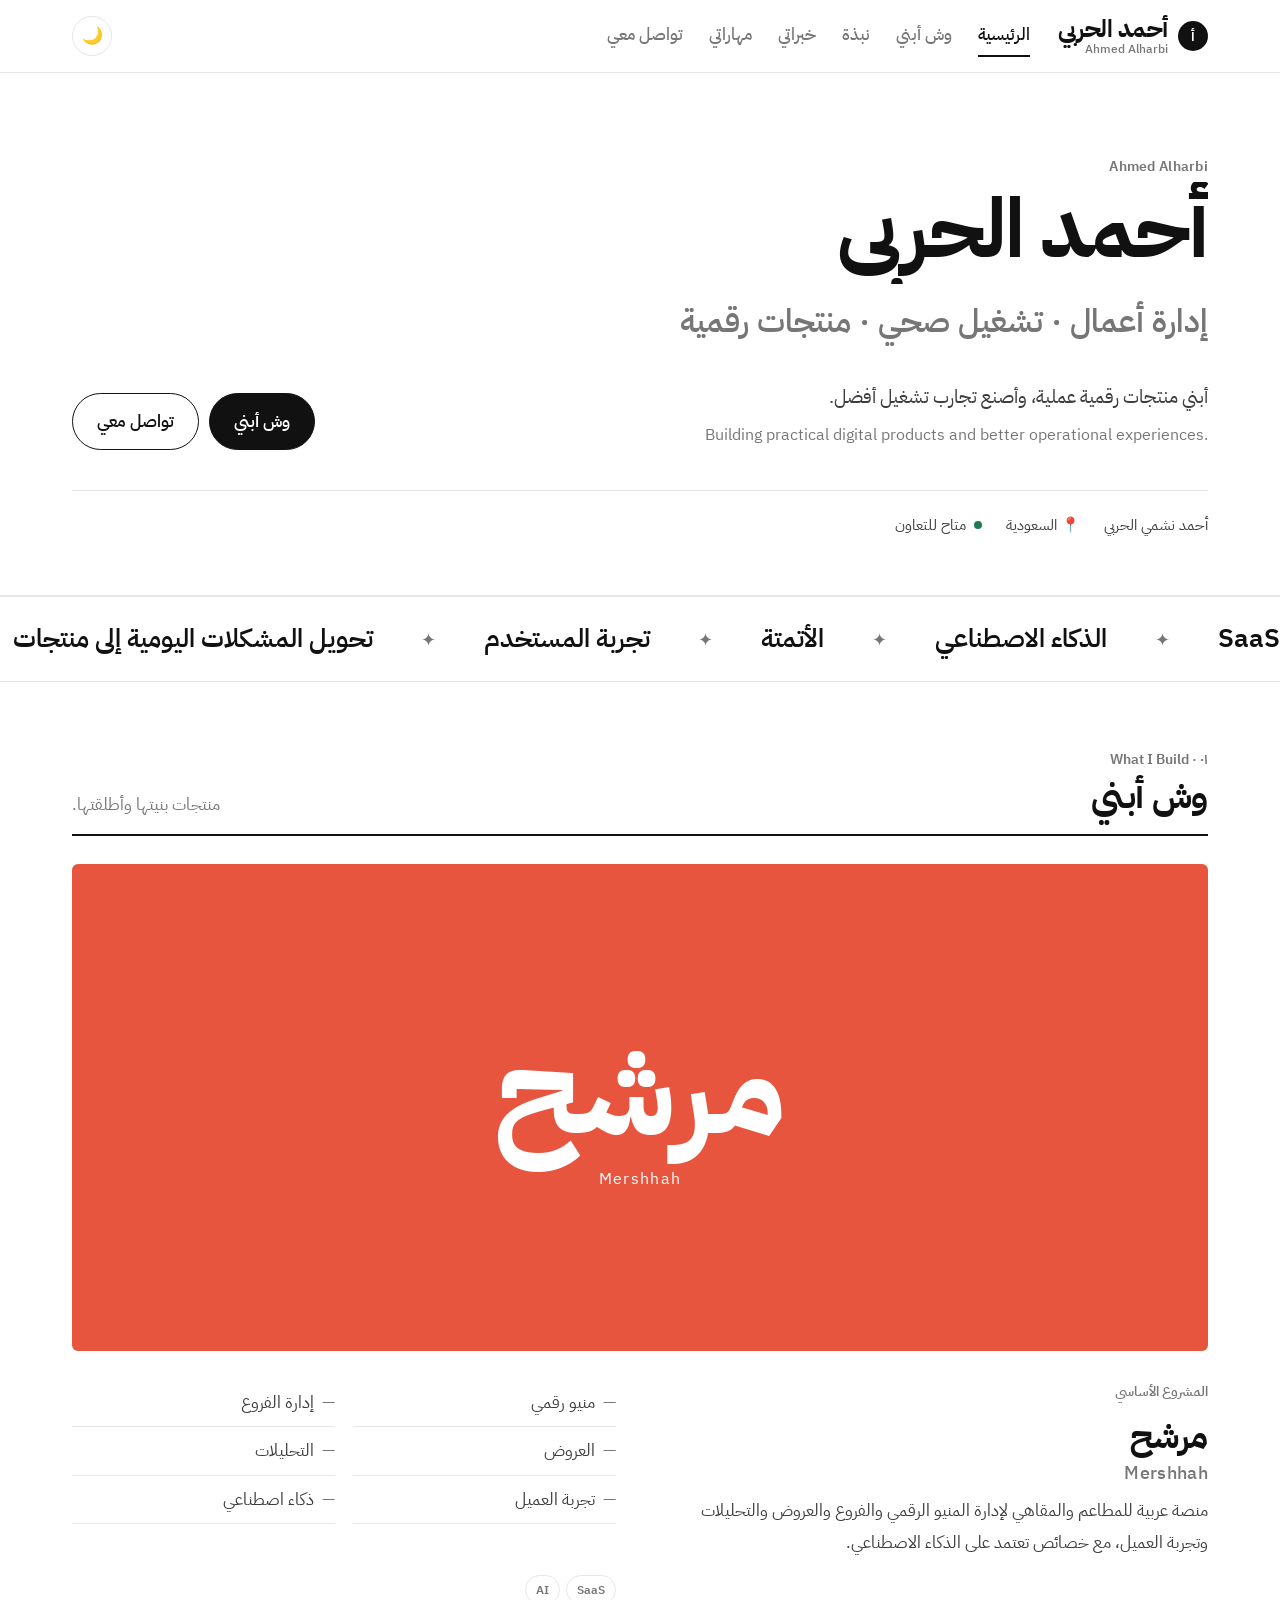
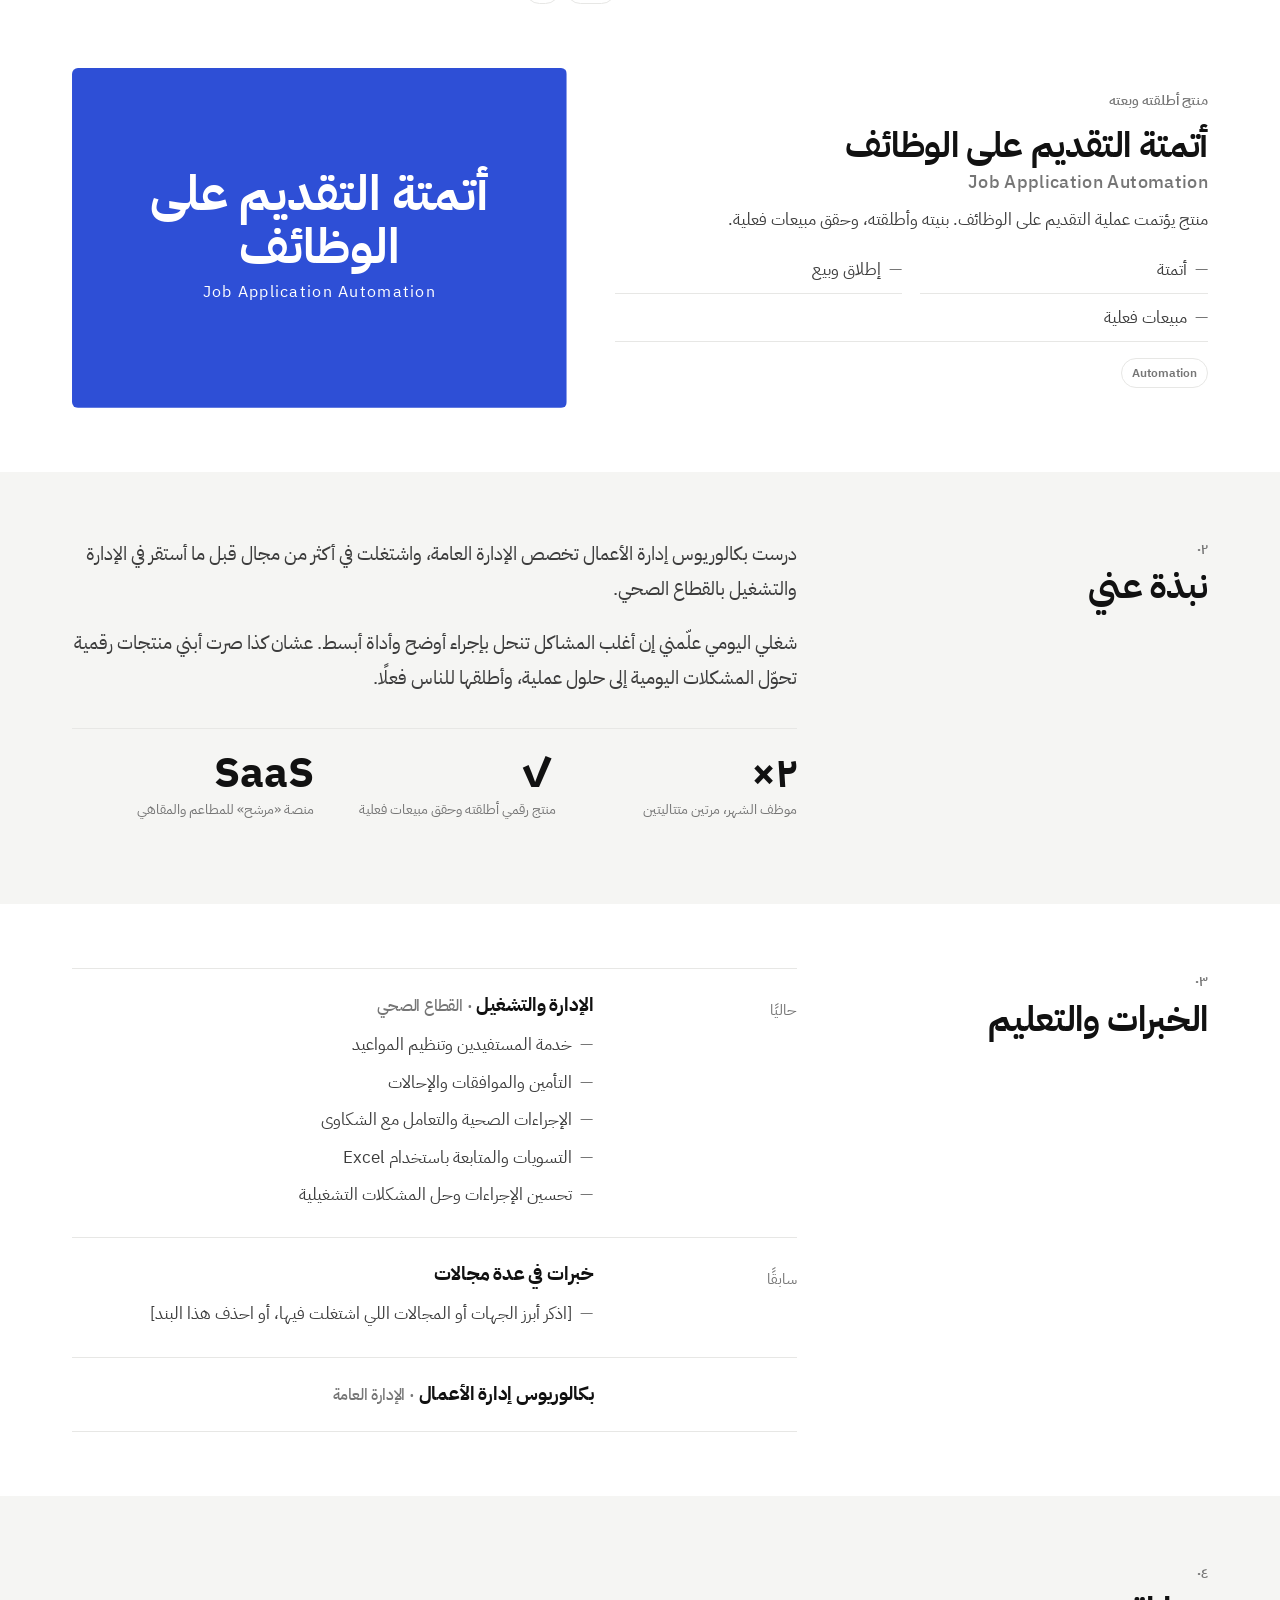
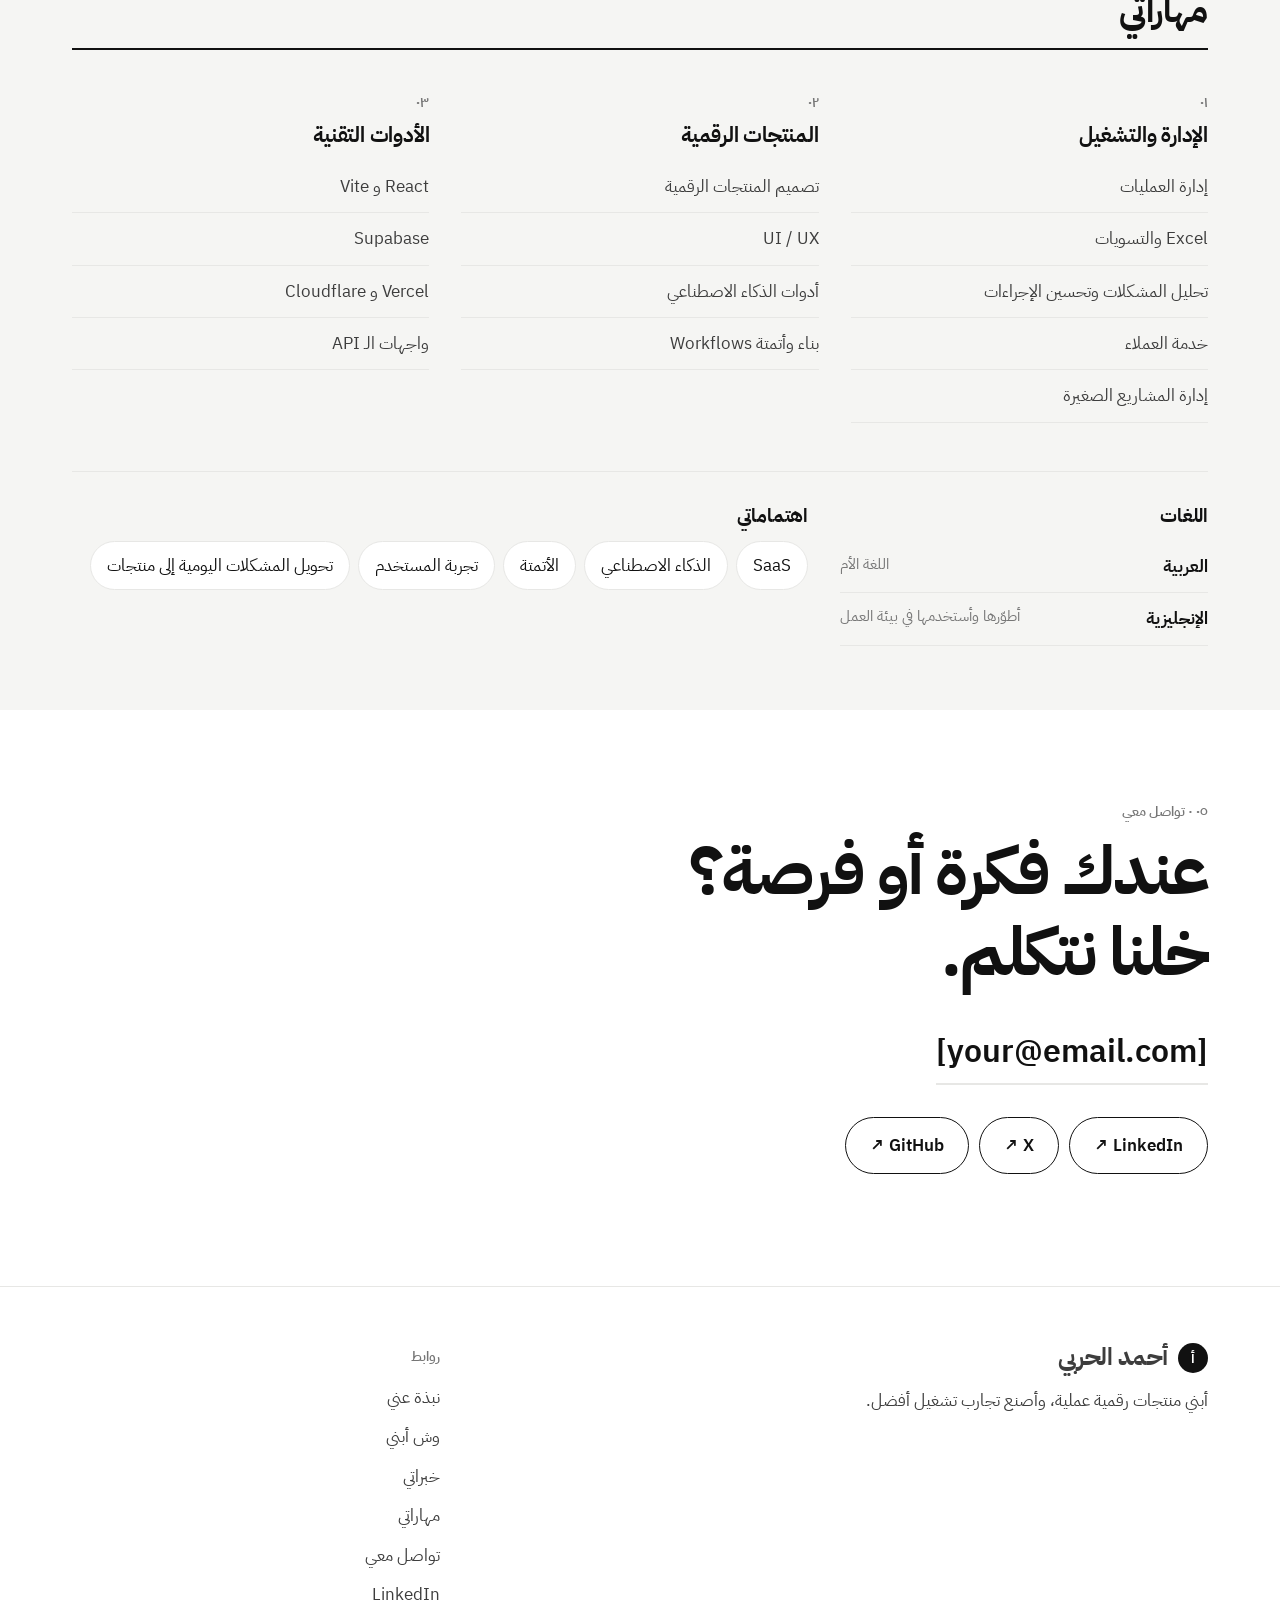
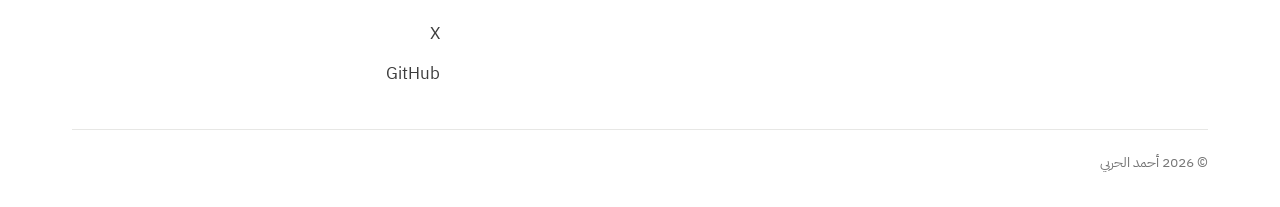
<file: index.html>
<!DOCTYPE html>
<html lang="ar" dir="rtl">
<head>
  <meta charset="UTF-8" />
  <meta name="viewport" content="width=device-width, initial-scale=1.0" />
  <title>أحمد الحربي — Ahmed Alharbi</title>
  <meta name="description" content="أحمد الحربي: إدارة أعمال، تشغيل صحي، ومنتجات رقمية. مؤسس منصة مرشح." />
  <link rel="icon" href="data:image/svg+xml,<svg xmlns='http://www.w3.org/2000/svg' viewBox='0 0 100 100'><text y='.9em' font-size='90'>🛵</text></svg>" />
  <link rel="preconnect" href="https://fonts.googleapis.com" />
  <link rel="preconnect" href="https://fonts.gstatic.com" crossorigin />
  <link href="https://fonts.googleapis.com/css2?family=IBM+Plex+Sans+Arabic:wght@400;500;600;700&family=Tajawal:wght@500;700;800;900&display=swap" rel="stylesheet" />
  <link rel="stylesheet" href="css/style.css?v=6" />
<body data-page="home">
  <!-- شاشة افتتاحية: تظهر مرة وحدة في كل زيارة -->
  <div class="intro" id="intro" aria-hidden="true">
    <div class="intro-name"><span class="w"><span>أحمد</span></span> <span class="w"><span>الحربي</span></span></div>
    <div class="intro-line"></div>
  </div>
  <div id="header"></div>
  <div class="progress" id="progress" aria-hidden="true"></div>

  <main id="main">
    <!-- الهيرو -->
    <section class="hero pf-hero">
      <div class="container">
        <div class="eyebrow name-en intro-anim" style="--d:0" id="pfNameEn"></div>
        <h1 class="hero-title" id="pfName"></h1>
        <div class="pf-role intro-anim" style="--d:5" id="pfRole"></div>
        <div class="hero-sub intro-anim" style="--d:7">
          <div>
            <p id="pfIntro"></p>
            <p class="intro-en" id="pfIntroEn" lang="en" dir="ltr"></p>
          </div>
          <div class="hero-cta">
            <a href="#work" class="btn btn-primary">وش أبني</a>
            <a href="#contact" class="btn btn-ghost">تواصل معي</a>
          </div>
        </div>
        <div class="facts intro-anim" style="--d:9" id="pfFacts"></div>
      </div>
    </section>

    <!-- شريط الاهتمامات المتحرك -->
    <div class="marquee" aria-hidden="true"><div class="marquee-track" id="pfMarquee"></div></div>

    <!-- الأعمال -->
    <section id="work" class="reveal">
      <div class="container">
        <div class="sec-head"><div><div class="eyebrow">٠١ · What I Build</div><h2>وش أبني</h2></div><p>منتجات بنيتها وأطلقتها.</p></div>
        <div class="projects" id="pfWork"></div>
      </div>
    </section>

    <!-- النبذة والإنجازات -->
    <section id="about" class="soft reveal">
      <div class="container split">
        <div class="split-head"><div class="eyebrow">٠٢</div><h2>نبذة عني</h2></div>
        <div>
          <div class="pf-about" id="pfAbout"></div>
          <div class="stats" id="pfAchievements"></div>
        </div>
      </div>
    </section>

    <!-- الخبرات -->
    <section id="experience" class="reveal">
      <div class="container split">
        <div class="split-head"><div class="eyebrow">٠٣</div><h2>الخبرات والتعليم</h2></div>
        <ol class="timeline" id="pfExp"></ol>
      </div>
    </section>

    <!-- المهارات -->
    <section id="skills" class="soft reveal">
      <div class="container">
        <div class="sec-head"><div><div class="eyebrow">٠٤</div><h2>مهاراتي</h2></div></div>
        <div class="skills" id="pfSkills"></div>
        <div class="extras">
          <div><h3>اللغات</h3><ul class="langs" id="pfLangs"></ul></div>
          <div><h3>اهتماماتي</h3><div class="interests" id="pfInterests"></div></div>
        </div>
      </div>
    </section>

    <!-- التواصل -->
    <section id="contact" class="reveal">
      <div class="container contact">
        <div class="eyebrow">٠٥ · تواصل معي</div>
        <h2>عندك فكرة أو فرصة؟<br />خلنا نتكلم.</h2>
        <a class="contact-email" id="pfEmail" href="#"></a>
        <div class="contact-links" id="pfLinks"></div>
      </div>
    </section>
  </main>

  <div id="footer"></div>

  <script src="js/data.js?v=6"></script>
  <script src="js/main.js?v=6"></script>
</body>
</html>
</file>
<file: css/style.css>
/* ============================================
   الموقع — تصميم تحريري بسيط (أبيض وأسود)
   ============================================ */

:root {
  --bg: #ffffff;
  --bg-soft: #f5f5f3;
  --surface: #ffffff;
  --ink: #111111;
  --ink-soft: #3d3d3d;
  --muted: #767676;
  --line: #e7e7e5;
  --accent: #111111;
  --accent-ink: #ffffff;
  --good: #1f7a55;
  --c1: #e8553e; --c2: #1f7a55; --c3: #2e4fd6; --c4: #d9a21b; --c5: #7a3fd1; --c6: #222222;
  --max: 1200px;
  color-scheme: light;
}
@media (prefers-color-scheme: dark) {
  :root:not([data-theme="light"]) {
    --bg: #0f0f0f; --bg-soft: #1a1a1a; --surface: #141414; --ink: #f2f2f0; --ink-soft: #cfcfcc;
    --muted: #8c8c88; --line: #2a2a28; --accent: #f2f2f0; --accent-ink: #0f0f0f; --good: #4cc793;
    color-scheme: dark;
  }
}
:root[data-theme="dark"] {
  --bg: #0f0f0f; --bg-soft: #1a1a1a; --surface: #141414; --ink: #f2f2f0; --ink-soft: #cfcfcc;
  --muted: #8c8c88; --line: #2a2a28; --accent: #f2f2f0; --accent-ink: #0f0f0f; --good: #4cc793;
  color-scheme: dark;
}

* { box-sizing: border-box; margin: 0; padding: 0; }
html { scroll-behavior: smooth; }
body {
  font-family: "IBM Plex Sans Arabic", system-ui, sans-serif;
  background: var(--bg); color: var(--ink); line-height: 1.85; font-size: 17px;
  overflow-x: hidden; -webkit-font-smoothing: antialiased;
}
a { color: inherit; text-decoration: none; }
button { font: inherit; cursor: pointer; border: 0; background: none; color: inherit; }
input { font: inherit; color: inherit; }
.container { width: 100%; max-width: var(--max); margin-inline: auto; padding-inline: 16px; }
@media (min-width: 700px) { .container { padding-inline: 32px; } }
h1, h2, h3, h4 { line-height: 1.3; font-weight: 700; letter-spacing: -0.01em; }

.skip { position: absolute; inset-inline-start: -999px; }
.skip:focus { inset-inline-start: 16px; top: 16px; background: var(--ink); color: var(--bg); padding: 8px 14px; z-index: 100; }

/* ---------- Header ---------- */
#header { position: sticky; top: 0; z-index: 50; }
.site-header { position: relative; background: var(--bg); border-bottom: 1px solid var(--line); }
.nav { display: flex; align-items: center; gap: 28px; height: 72px; }
.logo { display: flex; align-items: center; gap: 10px; font-weight: 700; font-size: 1.5rem; letter-spacing: -0.02em; }
.logo-mark { width: 30px; height: 30px; border-radius: 50%; background: var(--ink); color: var(--bg); display: grid; place-items: center; font-size: .9rem; }
.logo > span:last-child { display: flex; flex-direction: column; line-height: 1.15; }
.logo small { font-size: .72rem; font-weight: 500; color: var(--muted); letter-spacing: 0; }
.nav-links { display: flex; gap: 26px; }
.nav-links a { font-weight: 500; color: var(--muted); transition: color .2s; padding: 4px 0; border-bottom: 2px solid transparent; }
.nav-links a:hover, .nav-links a.active { color: var(--ink); }
.nav-links a.active { border-color: var(--ink); }
.nav-actions { display: flex; gap: 8px; margin-inline-start: auto; }
.icon-btn { width: 40px; height: 40px; border-radius: 50%; display: grid; place-items: center; border: 1px solid var(--line); transition: .2s; }
.icon-btn:hover { border-color: var(--ink); }
.menu-btn { display: none; }
@media (max-width: 860px) {
  .menu-btn { display: grid; }
  .nav-links { position: absolute; top: 72px; inset-inline: 0; flex-direction: column; gap: 0; background: var(--bg); border-bottom: 1px solid var(--line); padding: 8px 16px 16px; display: none; }
  .nav-links a { padding: 12px 0; border-bottom: 1px solid var(--line); }
  .nav-links a.active { border-color: var(--line); }
  .nav-links.open { display: flex; }
}

/* ---------- Buttons & labels ---------- */
.btn { display: inline-flex; align-items: center; gap: 8px; padding: 12px 24px; border-radius: 999px; font-weight: 600; transition: .2s; white-space: nowrap; border: 1px solid var(--ink); }
.btn-primary { background: var(--accent); color: var(--accent-ink); }
.btn-primary:hover { opacity: .85; }
.btn-ghost { background: transparent; }
.btn-ghost:hover { background: var(--ink); color: var(--bg); }
.chip { font-size: .85rem; font-weight: 600; color: var(--muted); }
.chip.sky { font-size: .78rem; border: 1px solid var(--line); padding: 2px 10px; border-radius: 999px; }

/* ---------- Hero ---------- */
.hero { padding: 64px 0 48px; border-bottom: 1px solid var(--line); }
.hero-title { font-size: clamp(2.4rem, 7vw, 5.2rem); font-weight: 700; line-height: 1.15; letter-spacing: -0.03em; max-width: 14ch; }
.hero-sub { display: flex; justify-content: space-between; align-items: end; gap: 24px; flex-wrap: wrap; margin-top: 28px; }
.hero-sub p { font-size: 1.2rem; color: var(--ink-soft); max-width: 560px; }
.hero-cta { display: flex; gap: 10px; flex-wrap: wrap; }

/* ---------- Sections ---------- */
section { padding: 64px 0; }
.sec-head { display: flex; align-items: end; justify-content: space-between; gap: 16px; margin-bottom: 28px; flex-wrap: wrap; padding-bottom: 16px; border-bottom: 2px solid var(--ink); }
.sec-head h2 { font-size: clamp(1.6rem, 3vw, 2.2rem); }
.sec-head p { color: var(--muted); }
.eyebrow { color: var(--muted); font-weight: 600; font-size: .9rem; margin-bottom: 2px; }
.soft { background: var(--bg-soft); }



/* أغلفة ملونة */
.bg-orange { background: var(--c1); } .bg-mint { background: var(--c2); } .bg-sky { background: var(--c3); }
.bg-sun { background: var(--c4); } .bg-lilac { background: var(--c5); } .bg-rose { background: var(--c6); }

/* ---------- Footer ---------- */
.site-footer { border-top: 1px solid var(--line); padding: 56px 0 32px; margin-top: 32px; color: var(--ink-soft); }
.foot-grid { display: grid; grid-template-columns: 2fr 1fr; gap: 32px; }
.foot-grid h5 { font-size: .9rem; color: var(--muted); font-weight: 600; margin-bottom: 12px; }
.foot-grid ul { list-style: none; display: grid; gap: 8px; }
.foot-grid a:hover { color: var(--ink); text-decoration: underline; }
.copy { margin-top: 40px; padding-top: 20px; border-top: 1px solid var(--line); font-size: .85rem; color: var(--muted); display: flex; justify-content: space-between; flex-wrap: wrap; gap: 8px; }
@media (max-width: 700px) { .foot-grid { grid-template-columns: 1fr; } }


/* ============================================
   الصفحة التعريفية
   ============================================ */
.pf-hero { padding: 80px 0 56px; }
.pf-role { font-size: clamp(1.3rem, 3vw, 2rem); font-weight: 600; color: var(--muted); margin-top: 8px; }
.facts { display: flex; gap: 24px; flex-wrap: wrap; margin-top: 40px; padding-top: 20px; border-top: 1px solid var(--line); color: var(--ink-soft); font-size: .95rem; }
.avail { display: inline-flex; align-items: center; gap: 8px; }
.avail i { width: 8px; height: 8px; border-radius: 50%; background: var(--good); box-shadow: 0 0 0 0 var(--good); animation: ring 2s infinite; }
@keyframes ring { 70% { box-shadow: 0 0 0 8px transparent; } 100% { box-shadow: 0 0 0 0 transparent; } }

.split { display: grid; grid-template-columns: 1fr 2fr; gap: 48px; }
.split-head h2 { font-size: clamp(1.6rem, 3vw, 2.2rem); }
@media (max-width: 800px) { .split { grid-template-columns: 1fr; gap: 20px; } }
.pf-about p { font-size: 1.2rem; color: var(--ink-soft); margin-bottom: 18px; }
.stats { display: grid; grid-template-columns: repeat(3, 1fr); margin-top: 32px; border-top: 1px solid var(--line); }
.stats div { padding: 20px 0; }
.stats b { display: block; font-size: clamp(1.8rem, 4vw, 2.6rem); line-height: 1.2; }
.stats span { color: var(--muted); font-size: .9rem; }

.skills { display: grid; grid-template-columns: repeat(3, 1fr); gap: 32px; }
@media (max-width: 860px) { .skills { grid-template-columns: 1fr; gap: 8px; } }
.skill-group { padding-top: 8px; }
.skill-group .num { color: var(--muted); font-size: .85rem; font-weight: 600; }
.skill-group h3 { font-size: 1.3rem; margin: 4px 0 12px; }
.skill-group ul { list-style: none; }
.skill-group li { padding: 10px 0; border-bottom: 1px solid var(--line); color: var(--ink-soft); }

.name-en { letter-spacing: .02em; }
.intro-en { font-size: 1rem !important; color: var(--muted) !important; margin-top: 6px; text-align: right; }

/* المشاريع: صف لكل مشروع، والأول أكبر */
.projects { display: grid; gap: 64px; }
.project { display: grid; grid-template-columns: 1.2fr 1fr; gap: 48px; align-items: center; }
.project:nth-child(even) .project-cover { order: 2; }
.project-cover { aspect-ratio: 16/11; border-radius: 6px; display: flex; flex-direction: column; justify-content: center; align-items: center; gap: 4px; color: #fff; overflow: hidden; }
.project-cover .cover-ar { font-size: clamp(1.8rem, 4vw, 3rem); font-weight: 700; line-height: 1.1; transition: transform .6s cubic-bezier(.2,.7,.2,1); text-align: center; padding: 0 16px; }
.project-cover .cover-en { font-size: 1rem; letter-spacing: .08em; opacity: .75; }
.project:hover .cover-ar { transform: scale(1.05); }
.project.lead { grid-template-columns: 1fr; gap: 28px; }
.project.lead .project-cover { aspect-ratio: 21/9; }
.project.lead .cover-ar { font-size: clamp(3.4rem, 11vw, 8rem); }
.project.lead .project-body { display: grid; grid-template-columns: 1fr 1fr; column-gap: 48px; }
.project.lead .project-body > .chip, .project.lead h3 { grid-column: 1; }
.project.lead .project-body > p { grid-column: 1; }
.project.lead .points, .project.lead .tags, .project.lead .btn { grid-column: 2; }
.project.lead .points { grid-row: 1 / span 3; align-self: start; }
.project-body { display: flex; flex-direction: column; gap: 10px; align-items: flex-start; }
.project-body h3 { font-size: clamp(1.5rem, 3vw, 2.2rem); }
.project-body h3 small { display: block; font-size: .5em; color: var(--muted); font-weight: 500; letter-spacing: .02em; margin-top: 2px; }
.project-body p { color: var(--ink-soft); font-size: 1.08rem; }
.points { list-style: none; display: flex; flex-wrap: wrap; gap: 0 18px; width: 100%; }
.points li { padding: 8px 0; border-bottom: 1px solid var(--line); flex: 1 1 40%; color: var(--ink-soft); }
.points li::before { content: "—"; color: var(--muted); margin-inline-end: 8px; }
.project .tags { display: flex; gap: 6px; flex-wrap: wrap; margin-top: 6px; }
@media (max-width: 800px) {
  .project, .project.lead .project-body { grid-template-columns: 1fr; gap: 18px; }
  .project:nth-child(even) .project-cover { order: 0; }
  .project.lead .project-body > * { grid-column: 1 !important; grid-row: auto !important; }
  .project.lead .project-cover { aspect-ratio: 16/10; }
}

.stats span { display: block; line-height: 1.5; }
.timeline ul { list-style: none; margin-top: 8px; }
.timeline ul li { color: var(--ink-soft); padding: 3px 0; }
.timeline ul li::before { content: "—"; color: var(--muted); margin-inline-end: 8px; }

.extras { display: grid; grid-template-columns: 1fr 2fr; gap: 32px; margin-top: 48px; padding-top: 32px; border-top: 1px solid var(--line); }
.extras h3 { font-size: 1.2rem; margin-bottom: 12px; }
.langs { list-style: none; }
.langs li { display: flex; justify-content: space-between; gap: 12px; padding: 10px 0; border-bottom: 1px solid var(--line); }
.langs span { color: var(--muted); font-size: .92rem; text-align: end; }
.interests { display: flex; flex-wrap: wrap; gap: 8px; }
.pill { padding: 8px 16px; border: 1px solid var(--line); border-radius: 999px; background: var(--bg); }
@media (max-width: 800px) { .extras { grid-template-columns: 1fr; } }

.timeline { list-style: none; border-top: 1px solid var(--line); }
.timeline > li { display: grid; grid-template-columns: 180px 1fr; gap: 24px; padding: 24px 0; border-bottom: 1px solid var(--line); }
.timeline .period { color: var(--muted); font-size: .95rem; padding-top: 3px; }
.timeline h3 { font-size: 1.2rem; }
.timeline h3 small { font-weight: 500; color: var(--muted); font-size: 1rem; }
.timeline p { color: var(--ink-soft); margin-top: 4px; }
@media (max-width: 560px) { .timeline > li { grid-template-columns: 1fr; gap: 4px; } }

.contact { text-align: start; padding-block: 24px 16px; }
.contact h2 { font-size: clamp(2.2rem, 6vw, 4.2rem); line-height: 1.2; letter-spacing: -0.03em; margin: 8px 0 28px; }
.contact-email { display: inline-block; font-size: clamp(1.3rem, 3.5vw, 2rem); font-weight: 600; border-bottom: 2px solid var(--ink); padding-bottom: 2px; direction: ltr; unicode-bidi: isolate; transition: opacity .2s; word-break: break-all; }
.contact-email:hover { opacity: .6; }
.contact-links { display: flex; gap: 10px; flex-wrap: wrap; margin-top: 32px; }



/* ============================================
   الأنيميشن
   ============================================ */
:root { --ease: cubic-bezier(.2, .7, .2, 1); }

/* شريط التقدم */
.progress { position: fixed; top: 0; inset-inline: 0; height: 2px; background: var(--ink); transform: scaleX(0); transform-origin: right; z-index: 60; }

/* دخول الهيرو */
.w { display: inline-block; overflow: hidden; vertical-align: bottom; padding-bottom: .08em; }
.w > span { display: inline-block; transform: translateY(110%); }
.loaded .w > span { transform: none; transition: transform 1.1s var(--ease) calc(var(--d) * 120ms); }
.intro-anim { opacity: 0; transform: translateY(40px); }
.loaded .intro-anim { opacity: 1; transform: none; transition: opacity 1s ease calc(var(--d) * 110ms), transform 1.1s var(--ease) calc(var(--d) * 110ms); }
.facts { position: relative; border-top-color: transparent; }
.facts::before { content: ""; position: absolute; top: -1px; inset-inline: 0; height: 1px; background: var(--line); transform: scaleX(0); transform-origin: right; }
.loaded .facts::before { transform: none; transition: transform 1.4s var(--ease) .9s; }

/* شريط الكلمات المتحرك */
.marquee { border-block: 1px solid var(--line); overflow: hidden; padding: 18px 0; }
.marquee-track { display: flex; gap: 48px; width: max-content; animation: marquee 45s linear infinite; }
.marquee:hover .marquee-track { animation-play-state: paused; }
.marquee-track span { font-size: clamp(1.1rem, 2.4vw, 1.6rem); font-weight: 600; white-space: nowrap; color: var(--ink); }
.marquee-track span::after { content: "✦"; margin-inline-start: 48px; font-size: .7em; color: var(--muted); vertical-align: middle; }
@keyframes marquee { to { transform: translateX(50%); } }

/* الأقسام */
.reveal .sec-head, .reveal .split-head, .reveal .pf-about, .reveal .contact > * { opacity: 0; transform: translateY(50px); transition: opacity .9s ease, transform .9s var(--ease); }
.reveal.in .sec-head, .reveal.in .split-head, .reveal.in .pf-about, .reveal.in .contact > * { opacity: 1; transform: none; }
.reveal.in .pf-about { transition-delay: .15s; }
.reveal.in .contact > :nth-child(2) { transition-delay: .1s; }
.reveal.in .contact > :nth-child(3) { transition-delay: .2s; }
.sec-head { border-bottom: 0; position: relative; }
.sec-head::after { content: ""; position: absolute; bottom: 0; inset-inline: 0; height: 2px; background: var(--ink); transform: scaleX(0); transform-origin: right; transition: transform 1.2s var(--ease) .2s; }
.reveal.in .sec-head::after { transform: none; }

/* عناصر تظهر بالتتابع */
.st { opacity: 0; transform: translateY(36px); transition: opacity .8s ease, transform .9s var(--ease); transition-delay: calc(var(--i) * 90ms + .15s); }
.in .st, .in.st { opacity: 1; transform: none; }

/* المشاريع: الغلاف ينفتح من الأسفل والاسم يستقر */
.project.st { opacity: 1; transform: none; }
.project-cover { clip-path: inset(100% 0 0 0); transition: clip-path 1.2s var(--ease); }
.project.in .project-cover { clip-path: inset(0 0 0 0); }
.project-cover .cover-ar, .project-cover .cover-en { transform: scale(1.4) translateY(20px); opacity: 0; transition: transform 1.4s var(--ease) .25s, opacity 1s ease .25s; }
.project.in .cover-ar, .project.in .cover-en { transform: none; opacity: 1; }
.project.in:hover .cover-ar { transform: scale(1.05); transition-delay: 0s; }
.project-body > * { opacity: 0; transform: translateY(30px); transition: opacity .8s ease, transform .8s var(--ease); }
.project.in .project-body > * { opacity: 1; transform: none; }
.project.in .project-body > :nth-child(2) { transition-delay: .35s; }
.project.in .project-body > :nth-child(3) { transition-delay: .45s; }
.project.in .project-body > :nth-child(n+4) { transition-delay: .55s; }
.project.in .project-body > :first-child { transition-delay: .25s; }

/* تفاعلات صغيرة */
.btn { position: relative; overflow: hidden; isolation: isolate; }
.btn-ghost:hover { background: transparent; color: var(--bg); }
.btn-ghost::before { content: ""; position: absolute; inset: 0; background: var(--ink); transform: translateY(101%); transition: transform .45s var(--ease); z-index: -1; }
.btn-ghost:hover::before { transform: none; }
.pill { transition: background .3s, color .3s, border-color .3s, transform .3s var(--ease); }
.pill:hover { background: var(--ink); color: var(--bg); border-color: var(--ink); transform: translateY(-2px); }
.skill-group li { transition: padding .3s var(--ease), color .3s; }
.skill-group li:hover { padding-inline-start: 10px; color: var(--ink); }
.contact-email { background: linear-gradient(var(--ink), var(--ink)) no-repeat right bottom / 0 2px; border-bottom-color: var(--line); transition: background-size .5s var(--ease); }
.contact-email:hover { background-size: 100% 2px; opacity: 1; }

/* تقليل الحركة: تلاشي ناعم فقط بدون تحريك أو انزلاق */
@media (prefers-reduced-motion: reduce) {
  .w > span, .intro-anim, .st, .project-body > *, .project-cover .cover-ar, .project-cover .cover-en,
  .reveal .sec-head, .reveal .split-head, .reveal .pf-about, .reveal .contact > * { transform: none !important; }
  .w > span { opacity: 0; transition: opacity 1s ease !important; }
  .loaded .w > span { opacity: 1; }
  .project-cover { clip-path: none !important; opacity: 0; transition: opacity 1s ease; }
  .project.in .project-cover { opacity: 1; }
  .sec-head::after, .facts::before { transform: none !important; }
  .marquee-track { animation-duration: 120s; }
  .intro { display: none; }
}


/* الشاشة الافتتاحية */
.intro { position: fixed; inset: 0; z-index: 100; background: var(--ink); color: var(--bg); display: grid; place-content: center; justify-items: center; gap: 18px; transition: transform 1s cubic-bezier(.7, 0, .2, 1); }
.intro.lift { transform: translateY(-100%); }
.intro-name { font-size: clamp(2.4rem, 8vw, 5rem); font-weight: 700; letter-spacing: -0.02em; }
.intro .w > span { transform: translateY(110%); }
.intro.play .w > span { transform: none; transition: transform .9s var(--ease); }
.intro.play .w:nth-child(2) > span { transition-delay: .12s; }
.intro-line { width: 160px; height: 2px; background: color-mix(in srgb, var(--bg) 25%, transparent); position: relative; overflow: hidden; }
.intro-line::after { content: ""; position: absolute; inset: 0; background: var(--bg); transform: scaleX(0); transform-origin: right; }
.intro.play .intro-line::after { transform: none; transition: transform 1.1s var(--ease) .3s; }
</file>
